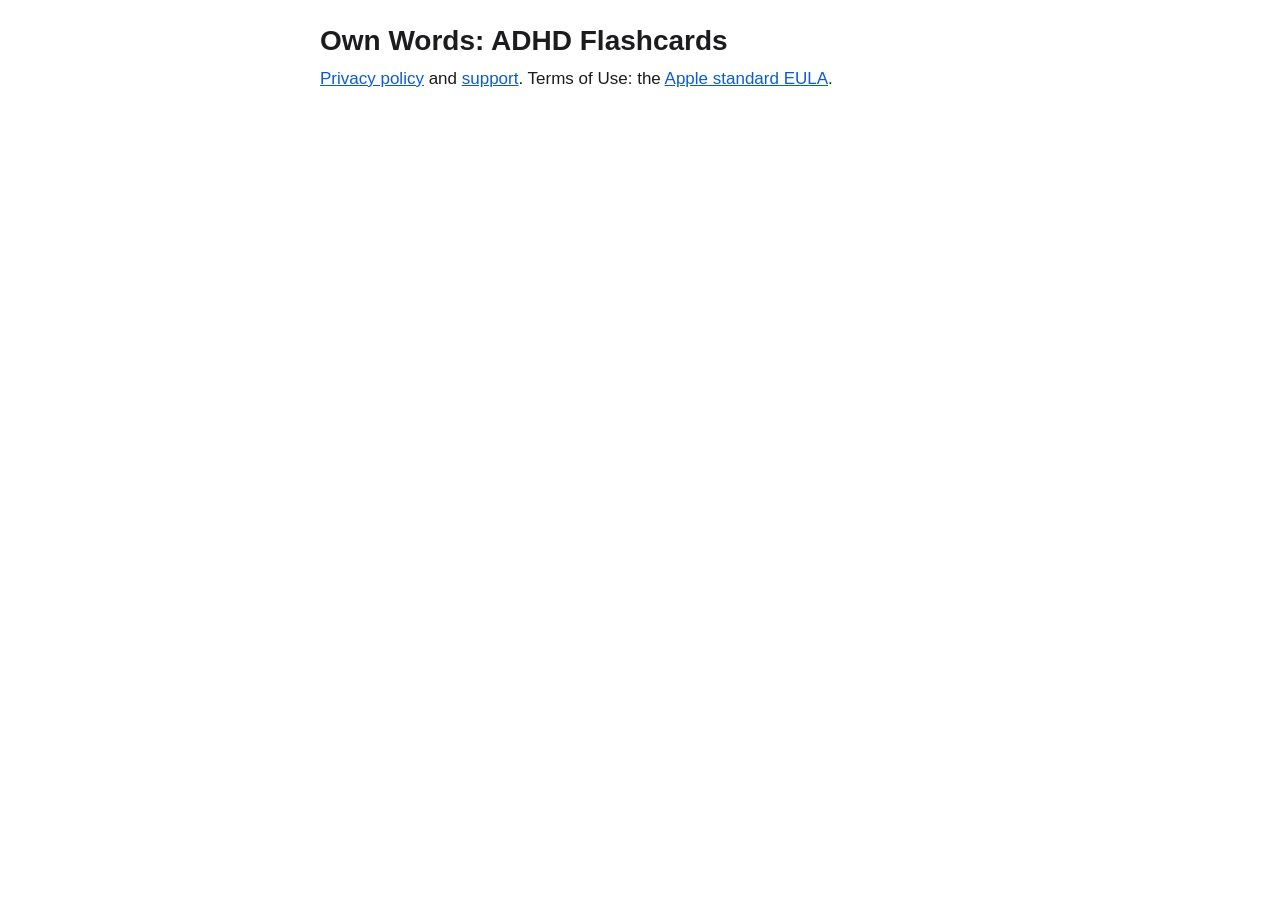
<file: index.html>
<!doctype html>
<html lang="en"><head><meta charset="utf-8"><meta name="viewport" content="width=device-width,initial-scale=1"><title>Own Words</title><link rel="stylesheet" href="style.css"></head>
<body><main><h1>Own Words: ADHD Flashcards</h1><p><a href="privacy.html">Privacy policy</a> and <a href="support.html">support</a>. Terms of Use: the <a href="https://www.apple.com/legal/internet-services/itunes/dev/stdeula/">Apple standard EULA</a>.</p></main></body></html>
</file>
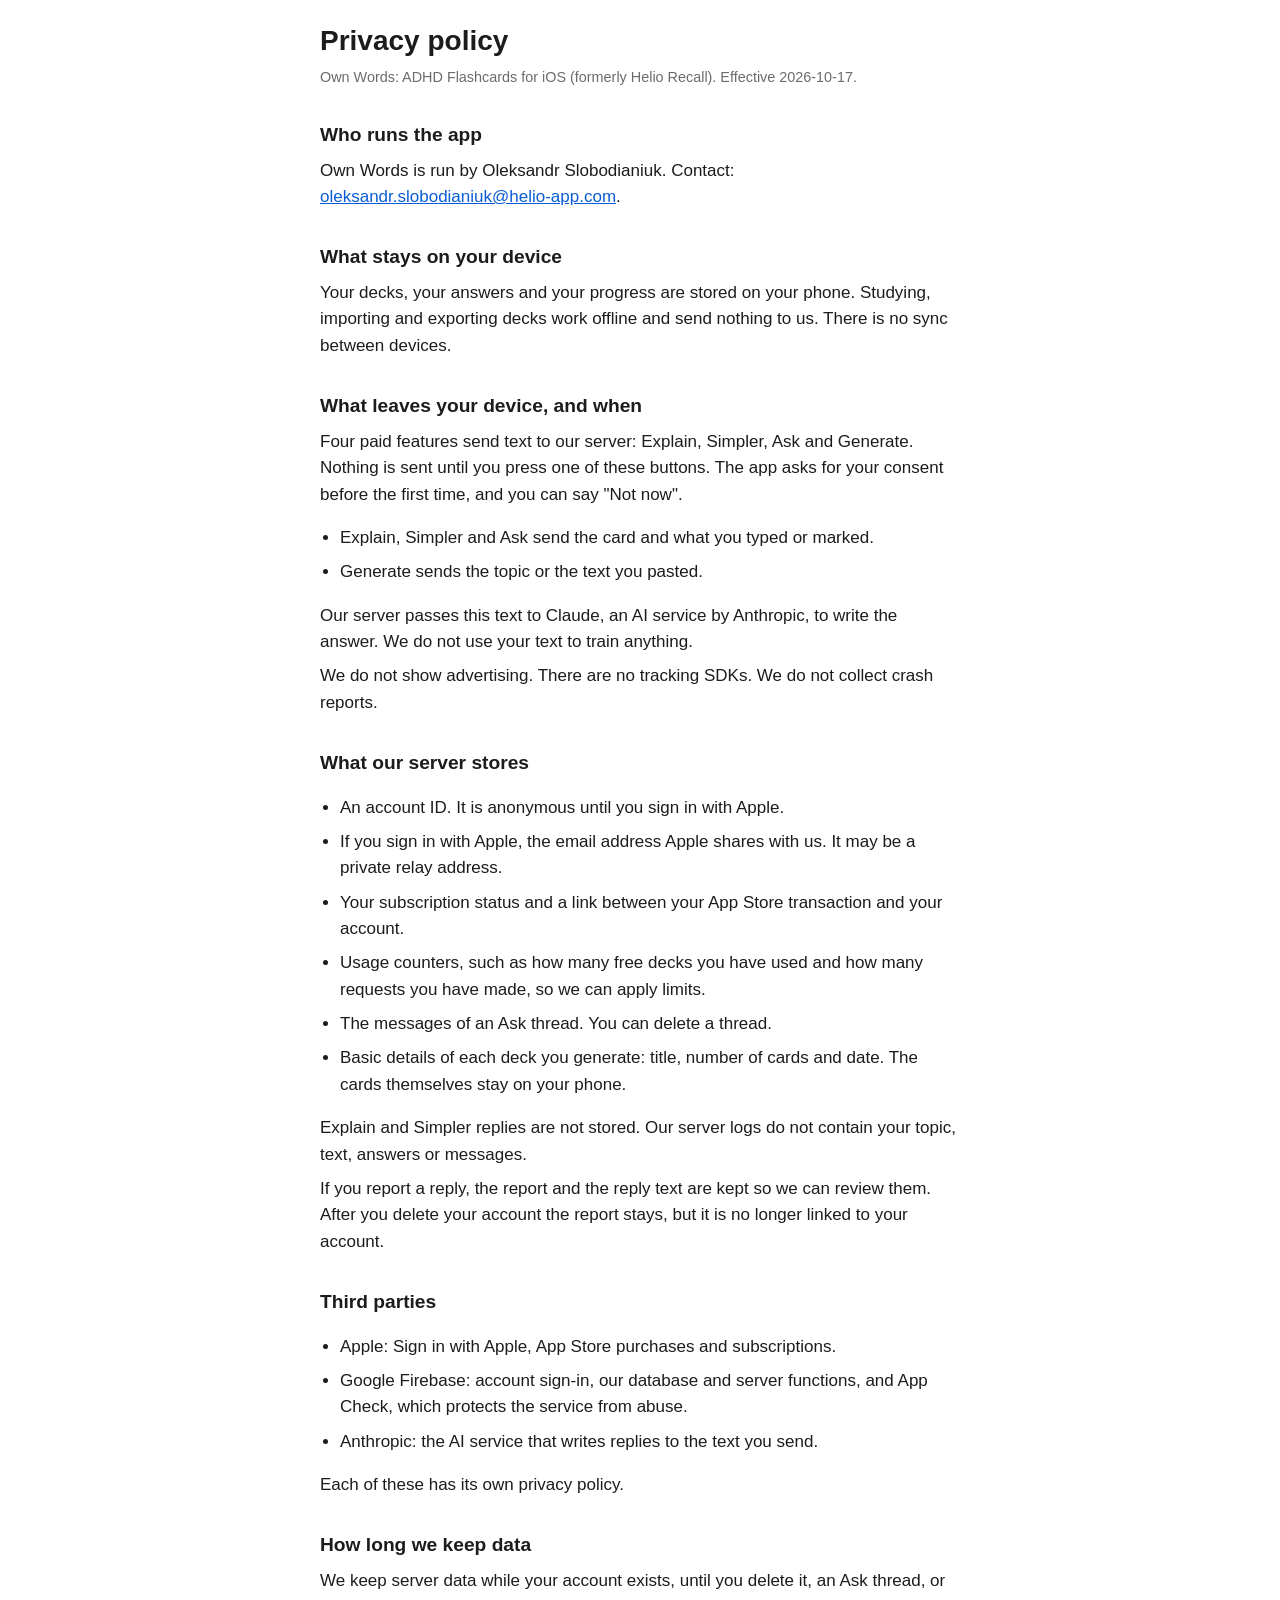
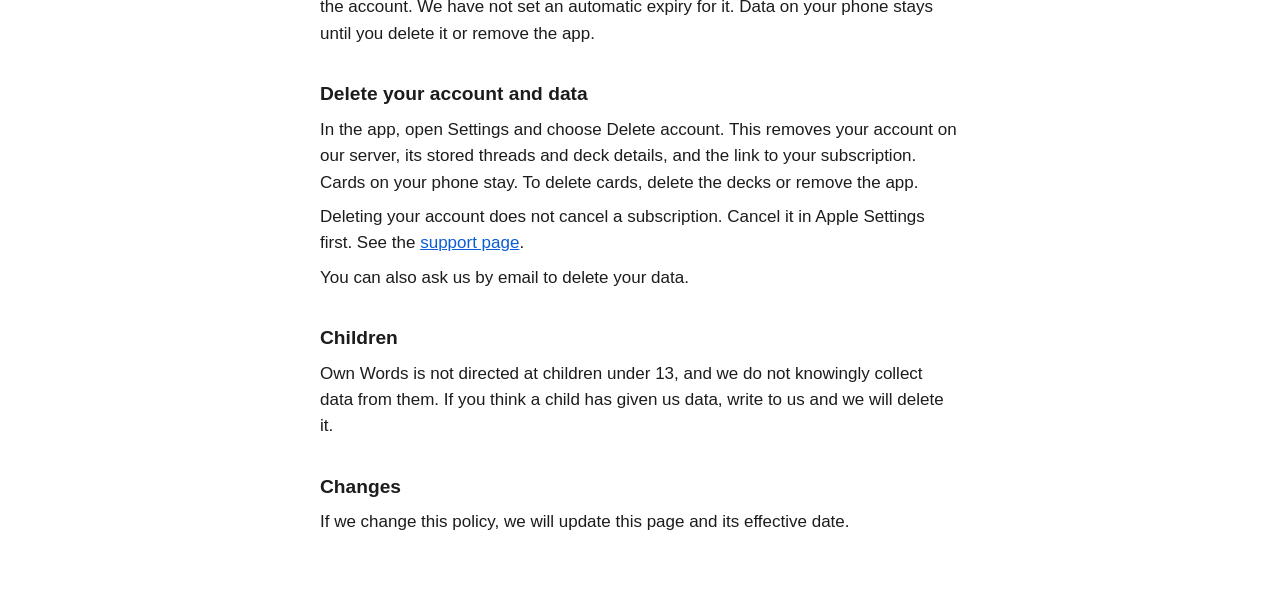
<file: privacy.html>
<!doctype html>
<html lang="en"><head><meta charset="utf-8"><meta name="viewport" content="width=device-width,initial-scale=1"><title>Own Words privacy policy</title><link rel="stylesheet" href="style.css"></head>
<body><main>
<h1>Privacy policy</h1>
<p class="meta">Own Words: ADHD Flashcards for iOS (formerly Helio Recall). Effective 2026-10-17.</p>

<h2>Who runs the app</h2>
<p>Own Words is run by Oleksandr Slobodianiuk. Contact: <a href="mailto:oleksandr.slobodianiuk@helio-app.com">oleksandr.slobodianiuk@helio-app.com</a>.</p>

<h2>What stays on your device</h2>
<p>Your decks, your answers and your progress are stored on your phone. Studying, importing and exporting decks work offline and send nothing to us. There is no sync between devices.</p>

<h2>What leaves your device, and when</h2>
<p>Four paid features send text to our server: Explain, Simpler, Ask and Generate. Nothing is sent until you press one of these buttons. The app asks for your consent before the first time, and you can say "Not now".</p>
<ul>
<li>Explain, Simpler and Ask send the card and what you typed or marked.</li>
<li>Generate sends the topic or the text you pasted.</li>
</ul>
<p>Our server passes this text to Claude, an AI service by Anthropic, to write the answer. We do not use your text to train anything.</p>
<p>We do not show advertising. There are no tracking SDKs. We do not collect crash reports.</p>

<h2>What our server stores</h2>
<ul>
<li>An account ID. It is anonymous until you sign in with Apple.</li>
<li>If you sign in with Apple, the email address Apple shares with us. It may be a private relay address.</li>
<li>Your subscription status and a link between your App Store transaction and your account.</li>
<li>Usage counters, such as how many free decks you have used and how many requests you have made, so we can apply limits.</li>
<li>The messages of an Ask thread. You can delete a thread.</li>
<li>Basic details of each deck you generate: title, number of cards and date. The cards themselves stay on your phone.</li>
</ul>
<p>Explain and Simpler replies are not stored. Our server logs do not contain your topic, text, answers or messages.</p>
<p>If you report a reply, the report and the reply text are kept so we can review them. After you delete your account the report stays, but it is no longer linked to your account.</p>

<h2>Third parties</h2>
<ul>
<li>Apple: Sign in with Apple, App Store purchases and subscriptions.</li>
<li>Google Firebase: account sign-in, our database and server functions, and App Check, which protects the service from abuse.</li>
<li>Anthropic: the AI service that writes replies to the text you send.</li>
</ul>
<p>Each of these has its own privacy policy.</p>

<h2>How long we keep data</h2>
<p>We keep server data while your account exists, until you delete it, an Ask thread, or the account. We have not set an automatic expiry for it. Data on your phone stays until you delete it or remove the app.</p>

<h2>Delete your account and data</h2>
<p>In the app, open Settings and choose Delete account. This removes your account on our server, its stored threads and deck details, and the link to your subscription. Cards on your phone stay. To delete cards, delete the decks or remove the app.</p>
<p>Deleting your account does not cancel a subscription. Cancel it in Apple Settings first. See the <a href="support.html">support page</a>.</p>
<p>You can also ask us by email to delete your data.</p>

<h2>Children</h2>
<p>Own Words is not directed at children under 13, and we do not knowingly collect data from them. If you think a child has given us data, write to us and we will delete it.</p>

<h2>Changes</h2>
<p>If we change this policy, we will update this page and its effective date.</p>
</main></body></html>
</file>
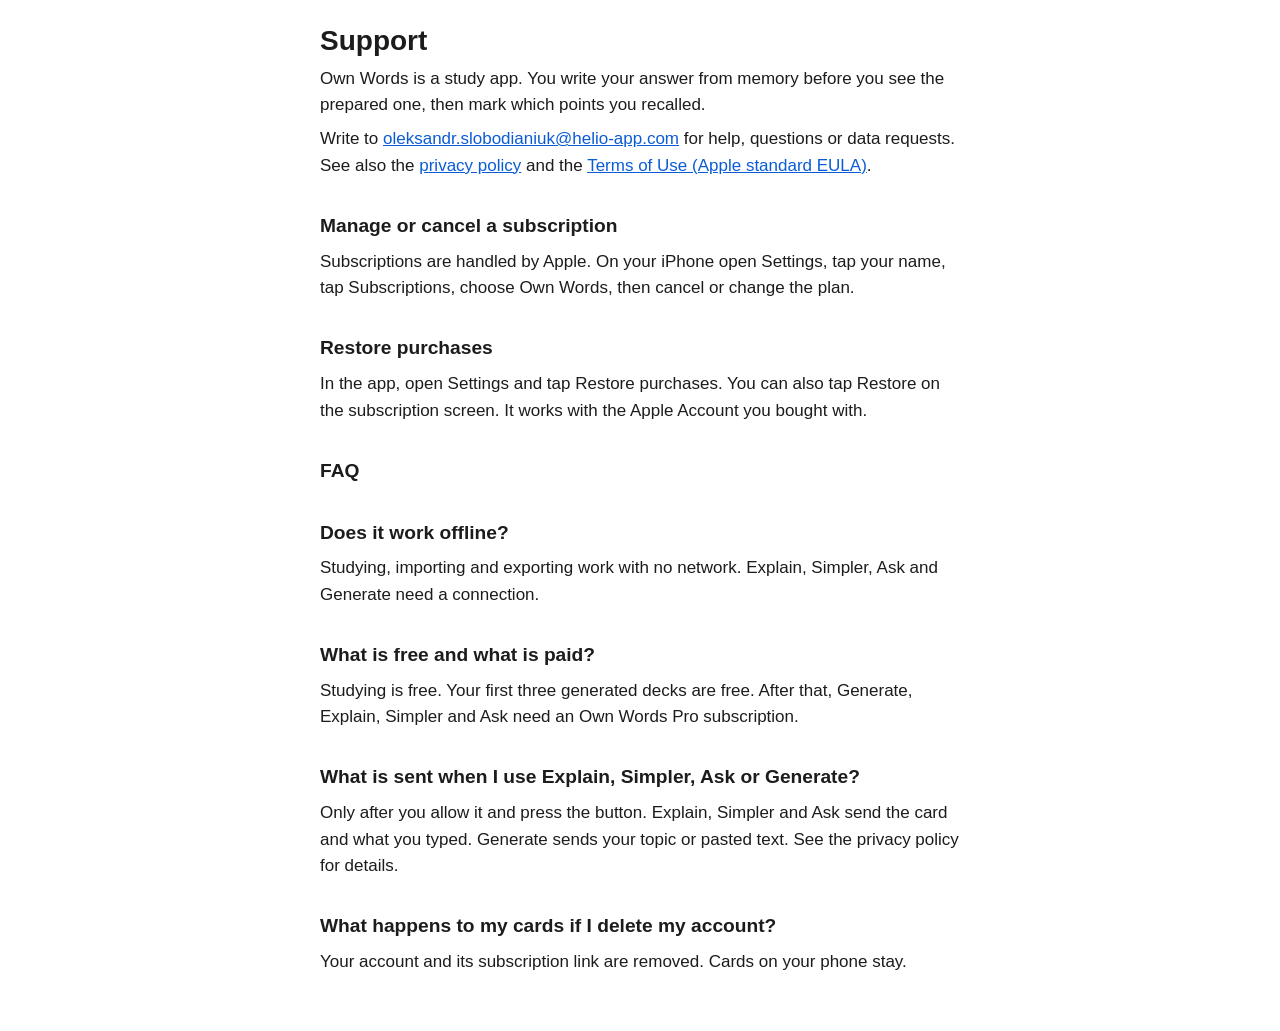
<file: support.html>
<!doctype html>
<html lang="en"><head><meta charset="utf-8"><meta name="viewport" content="width=device-width,initial-scale=1"><title>Own Words support</title><link rel="stylesheet" href="style.css"></head>
<body><main>
<h1>Support</h1>
<p>Own Words is a study app. You write your answer from memory before you see the prepared one, then mark which points you recalled.</p>
<p>Write to <a href="mailto:oleksandr.slobodianiuk@helio-app.com">oleksandr.slobodianiuk@helio-app.com</a> for help, questions or data requests. See also the <a href="privacy.html">privacy policy</a> and the <a href="https://www.apple.com/legal/internet-services/itunes/dev/stdeula/">Terms of Use (Apple standard EULA)</a>.</p>

<h2>Manage or cancel a subscription</h2>
<p>Subscriptions are handled by Apple. On your iPhone open Settings, tap your name, tap Subscriptions, choose Own Words, then cancel or change the plan.</p>

<h2>Restore purchases</h2>
<p>In the app, open Settings and tap Restore purchases. You can also tap Restore on the subscription screen. It works with the Apple Account you bought with.</p>

<h2>FAQ</h2>
<h2>Does it work offline?</h2>
<p>Studying, importing and exporting work with no network. Explain, Simpler, Ask and Generate need a connection.</p>
<h2>What is free and what is paid?</h2>
<p>Studying is free. Your first three generated decks are free. After that, Generate, Explain, Simpler and Ask need an Own Words Pro subscription.</p>
<h2>What is sent when I use Explain, Simpler, Ask or Generate?</h2>
<p>Only after you allow it and press the button. Explain, Simpler and Ask send the card and what you typed. Generate sends your topic or pasted text. See the privacy policy for details.</p>
<h2>What happens to my cards if I delete my account?</h2>
<p>Your account and its subscription link are removed. Cards on your phone stay.</p>
</main></body></html>
</file>
<file: style.css>
:root{color-scheme:light dark;--bg:#fff;--fg:#1c1c1e;--mute:#6b6b70;--link:#0a5cd6}
@media (prefers-color-scheme:dark){:root{--bg:#000;--fg:#f2f2f7;--mute:#a1a1a6;--link:#6cb0ff}}
body{margin:0;background:var(--bg);color:var(--fg);font:17px/1.55 -apple-system,BlinkMacSystemFont,"Helvetica Neue",sans-serif}
main{max-width:40rem;margin:0 auto;padding:1.5rem 1.25rem 3rem}
h1{font-size:1.75rem;line-height:1.2;margin:0 0 .25rem}
h2{font-size:1.2rem;margin:2rem 0 .4rem}
p,li{margin:.5rem 0}
ul{padding-left:1.25rem}
a{color:var(--link)}
.meta{color:var(--mute);font-size:.9rem}
</file>
